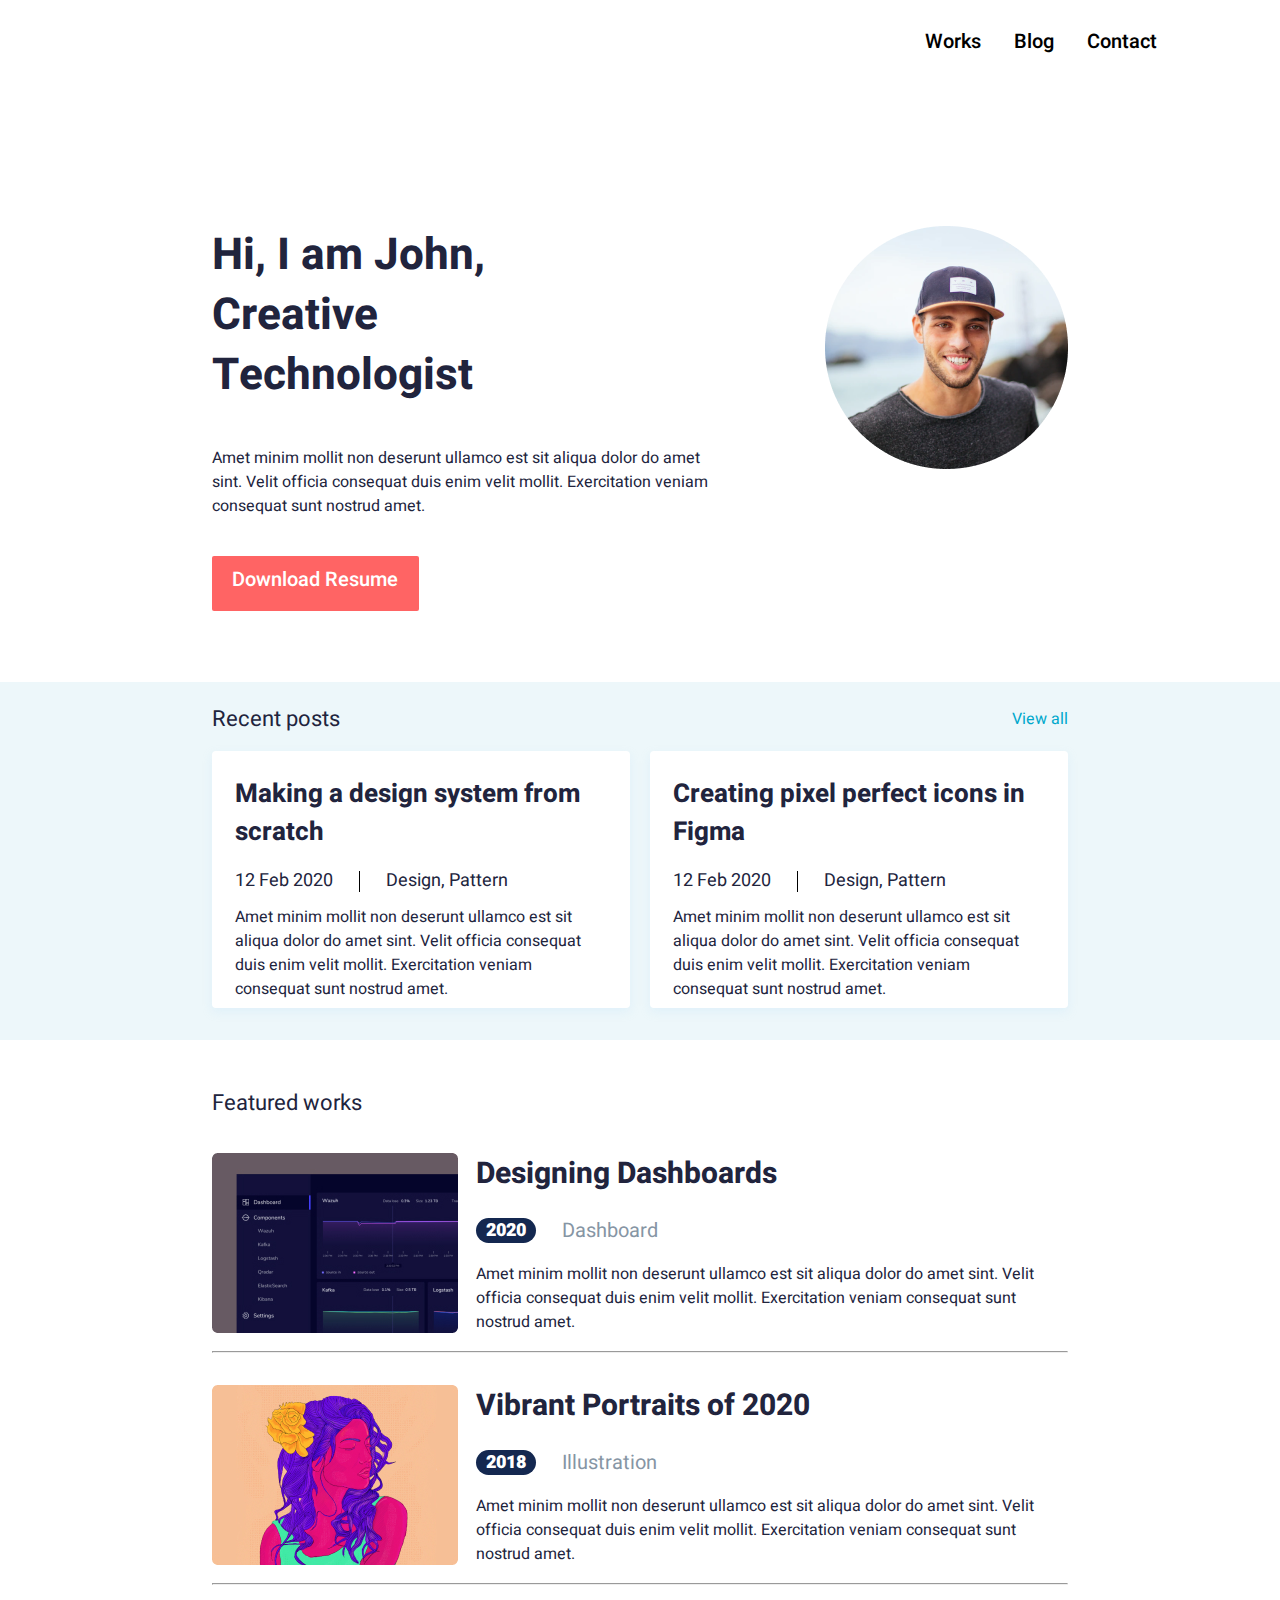
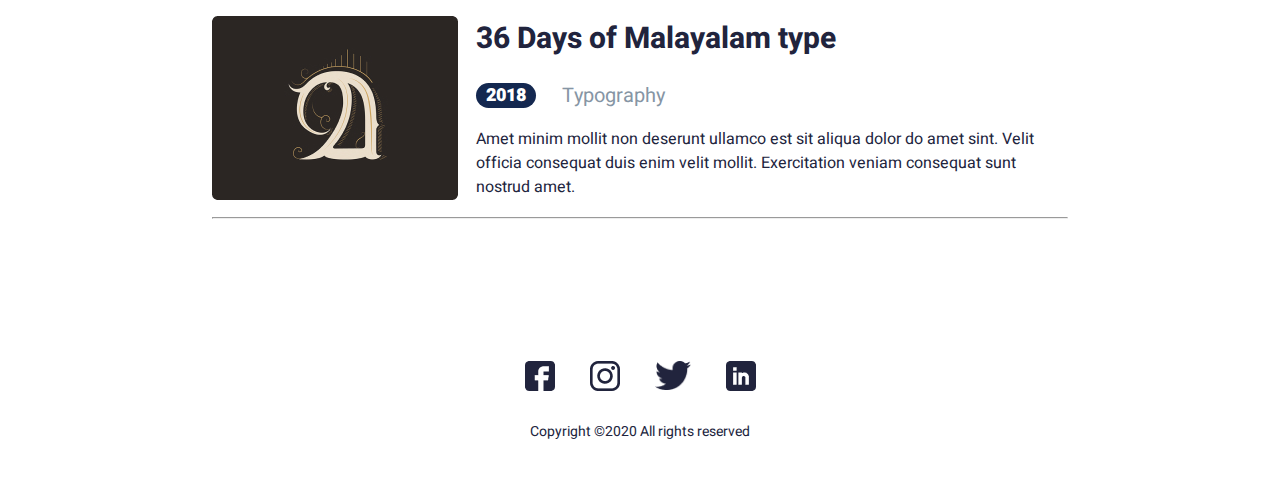
<file: index.html>
<!DOCTYPE html>
<html lang="en">
<head>
  <meta charset="UTF-8">
  <meta http-equiv="X-UA-Compatible" content="IE=edge">
  <meta name="viewport" content="width=device-width, initial-scale=1.0">
  <title>John</title>
  <link rel="stylesheet" href="css/main.css">
</head>
<body>
  <!-- header -->
  <header class="site-header">
    <div class="site-header__container">

      <input class="site-header__menuinput" id="menu" type="checkbox">

      <ul class="site-header__list">

        <li class="site-header__item"><a href="work.html" target="_blank" class="site-header__item-link">Works</a></li>
        <li class="site-header__item"><a href="blog.html" target="_blank" class="site-header__item-link">Blog</a></li>
        <li class="site-header__item"><a href="detail.html" target="_blank" class="site-header__item-link">Contact</a></li>

      </ul>

      <label class="site-header__menulb" for="menu">
          <img class="site-header__menubtn-img" src="img/menu.png" alt="menu" width="30" height="18">
      </label>

    </div>
  </header>

  <!-- main --> 
  <main class="home-main">
    <!--site-hero  -->
    <section class="home-main__hero">

      <div class="home-main__hero-container container">

        <div class="home-main__hero-about">

          <h2 class="home-main__hero-about-heading">Hi, I am John, Creative Technologist</h2> 

          <p class="home-main__hero-about-desc">Amet minim mollit non deserunt ullamco est sit aliqua dolor do amet sint. Velit officia consequat duis enim velit mollit. Exercitation veniam consequat sunt nostrud amet.</p>

          <button class="home-main__hero-about-btn" type="submit">Download Resume</button>
        </div>

        <img class="home-main__hero-img" src="img/John.png" alt="John" width="243" height="243">
      </div>
    </section>

    <!-- Recent -->
    <section class="home-main__recent">

      <div class="home-main__recent-container container">

        <div class="home-main__recent-posts">

          <h2 class="home-main__recent-posts-post">Recent posts</h2>

          <a class="home-main__recent-posts-link" href="#">View all</a>
        </div>

        <ul class="home-main__recent-list">

          <li class="home-main__recent-item">

            <h3 class="home-main__recent-item-heading">Making a design system from scratch</h3>

            <div class="home-main__recent-item-dates">

              <span class="home-main__recent-item-dates-date">12 Feb 2020</span>

              <div class="home-main__recent-item-dates-box"></div>

              <span class="home-main__recent-item-dates-pattern">Design, Pattern</span>
            </div>

            <p class="home-main__recent-item-desc">Amet minim mollit non deserunt ullamco est sit aliqua dolor do amet sint. Velit officia consequat duis enim velit mollit. Exercitation veniam consequat sunt nostrud amet.</p>

          </li>


          <li class="home-main__recent-item">

            <h3 class="home-main__recent-item-heading">Creating pixel perfect icons in Figma</h3>

            <div class="home-main__recent-item-dates">

              <span class="home-main__recent-item-dates-date">12 Feb 2020</span>

              <div class="home-main__recent-item-dates-box"></div>

              <span class="home-main__recent-item-dates-pattern">Design, Pattern</span>
            </div>

            <p class="home-main__recent-item-desc">Amet minim mollit non deserunt ullamco est sit aliqua dolor do amet sint. Velit officia consequat duis enim velit mollit. Exercitation veniam consequat sunt nostrud amet.</p>

          </li>
        </ul>
      </div>
    </section>

    <!-- Featured -->
    <section class="home-main__featured featured">

      <div class="featured__container container">

        <h2 class="featured__heading">Featured works</h2>

        <ul class="featured__list">

          <li class="featured__item">

            <div class="featured-item-wrapper">

              <img class="featured__item-img" src="img/featured1.jpg" alt="featured1.jpg" width="246" height="180">

              <div class="featured__item-about">
  
                <h3 class="featured__item-about-heading">Designing Dashboards</h3>
  
                <div class="featured__item-about-type">
  
                  <span class="featured__item-about-type-year">2020</span>
  
                  <span class="featured__item-about-type-sp">Dashboard</span>
                </div>
  
                <p class="featured__item-about-desc">Amet minim mollit non deserunt ullamco est sit aliqua dolor do amet sint. Velit officia consequat duis enim velit mollit. Exercitation veniam consequat sunt nostrud amet.</p>
              </div>
            </div>

            <hr class="featured__item-hr">
          </li>

          <li class="featured__item">

            <div class="featured-item-wrapper">

              <img class="featured__item-img" src="img/featured2.jpg" alt="featured2.jpg" width="246" height="180">

              <div class="featured__item-about">
  
                <h3 class="featured__item-about-heading">Vibrant Portraits of 2020</h3>
  
                <div class="featured__item-about-type">
  
                  <span class="featured__item-about-type-year">2018</span>
  
                  <span class="featured__item-about-type-sp">Illustration</span>
                </div>
  
                <p class="featured__item-about-desc">Amet minim mollit non deserunt ullamco est sit aliqua dolor do amet sint. Velit officia consequat duis enim velit mollit. Exercitation veniam consequat sunt nostrud amet.</p>
              </div>
            </div>

            <hr class="featured__item-hr">
          </li>

          <li class="featured__item">

            <div class="featured-item-wrapper">

              <img class="featured__item-img" src="img/featured3.jpg" alt="featured3.jpg" width="246" height="180">

              <div class="featured__item-about">
  
                <h3 class="featured__item-about-heading">36 Days of Malayalam type</h3>
  
                <div class="featured__item-about-type">
  
                  <span class="featured__item-about-type-year">2018</span>
  
                  <span class="featured__item-about-type-sp">Typography</span>
                </div>
  
                <p class="featured__item-about-desc">Amet minim mollit non deserunt ullamco est sit aliqua dolor do amet sint. Velit officia consequat duis enim velit mollit. Exercitation veniam consequat sunt nostrud amet.</p>
              </div>
            </div>

            <hr class="featured__item-hr">
          </li>

        </ul>
      </div>
    </section>
  </main>

  <!-- site-footer -->
  <footer class="site-footer">

    <div class="site-footer__container container">
      
      <ul class="site-footer__list">

        <li class="site-footer__item">
          <a class="site-footer__item-link" href="#">
            <img class="site-footer__item-link-img" src="img/fb.png" alt="fb" width="30" height="30">
          </a>
        </li>

        <li class="site-footer__item">
          <a class="site-footer__item-link" href="#">
            <img class="site-footer__item-link-img" src="img/insta.png" alt="insta" width="30" height="30">
          </a>
        </li>

        <li class="site-footer__item">
          <a class="site-footer__item-link" href="#">
            <img class="site-footer__item-link-img" src="img/Group.png" alt="Group" width="36" height="30">
          </a>
        </li>

        <li class="site-footer__item">
          <a class="site-footer__item-link" href="#">
            <img class="site-footer__item-link-img" src="img/Linkedin.png" alt="Linkedin" width="30" height="30">
          </a>
        </li>

      </ul>

      <span class="site-footer__span">Copyright ©2020 All rights reserved</span>
    </div>
  </footer>
</body>
</html>
</file>
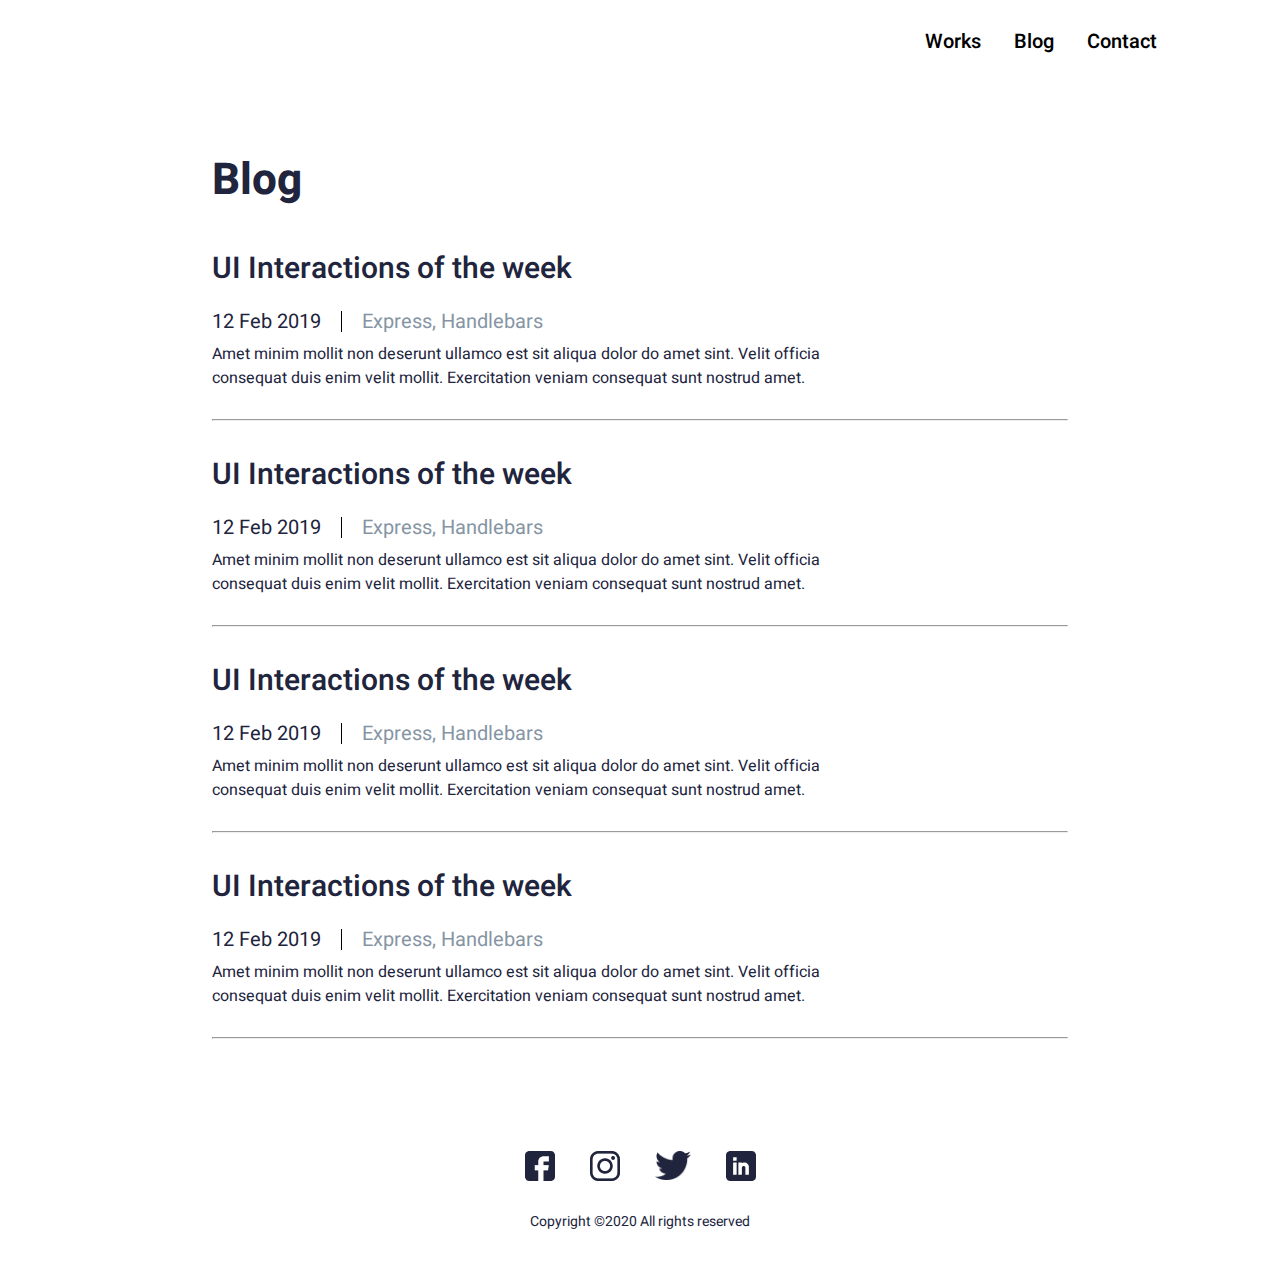
<file: blog.html>
<!DOCTYPE html>
<html lang="en">
<head>
  <meta charset="UTF-8">
  <meta http-equiv="X-UA-Compatible" content="IE=edge">
  <meta name="viewport" content="width=device-width, initial-scale=1.0">
  <title>blog</title>
  <link rel="stylesheet" href="css/main.css">
</head>
<body>
  <!-- header -->
  <header class="site-header">
    <div class="site-header__container">

      <input class="site-header__menuinput" id="menu" type="checkbox">

      <ul class="site-header__list">

        <li class="site-header__item"><a href="work.html" target="_blank" class="site-header__item-link">Works</a></li>
        <li class="site-header__item"><a href="#" target="_blank" class="site-header__item-link">Blog</a></li>
        <li class="site-header__item"><a href="#" target="_blank" class="site-header__item-link">Contact</a></li>

      </ul>

      <label class="site-header__menulb" for="menu">
          <img class="site-header__menubtn-img" src="img/menu.png" alt="menu" width="30" height="18">
      </label>

    </div>
  </header>

  <!-- main --> 
  <main class="blog-main">

    <!-- blog -->
    <section class="blog-main__week week">

        <div class="week__container container">
            <h2 class="week__heading">Blog</h2>
            <ul class="week__list">

                <li class="week__item">
                    
                    <div class="week__item-wrapper">
                        <h3 class="week__item-heading">UI Interactions of the week</h3>

                        <div class="week__item-date">

                            <span class="week__item-date-year">12 Feb 2019</span>
                            
                            <div class="week__item-date-box"></div>
    
                            <span class="week__item-date-sp">Express, Handlebars</span>
                        </div>

                        <p class="week__item-desc">Amet minim mollit non deserunt ullamco est sit aliqua dolor do amet sint. Velit officia consequat duis enim velit mollit. Exercitation veniam consequat sunt nostrud amet.</p>
                    </div>
                    <hr>
                </li>
                
                <li class="week__item">
                    
                    <div class="week__item-wrapper">
                        <h3 class="week__item-heading">UI Interactions of the week</h3>

                        <div class="week__item-date">

                            <span class="week__item-date-year">12 Feb 2019</span>
                            
                            <div class="week__item-date-box"></div>
    
                            <span class="week__item-date-sp">Express, Handlebars</span>
                        </div>

                        <p class="week__item-desc">Amet minim mollit non deserunt ullamco est sit aliqua dolor do amet sint. Velit officia consequat duis enim velit mollit. Exercitation veniam consequat sunt nostrud amet.</p>
                    </div>
                    <hr>
                </li>

                <li class="week__item">
                    
                    <div class="week__item-wrapper">
                        <h3 class="week__item-heading">UI Interactions of the week</h3>

                        <div class="week__item-date">

                            <span class="week__item-date-year">12 Feb 2019</span>
                            
                            <div class="week__item-date-box"></div>
    
                            <span class="week__item-date-sp">Express, Handlebars</span>
                        </div>

                        <p class="week__item-desc">Amet minim mollit non deserunt ullamco est sit aliqua dolor do amet sint. Velit officia consequat duis enim velit mollit. Exercitation veniam consequat sunt nostrud amet.</p>
                    </div>
                    <hr>
                </li>

                <li class="week__item">
                    
                    <div class="week__item-wrapper">
                        <h3 class="week__item-heading">UI Interactions of the week</h3>

                        <div class="week__item-date">

                            <span class="week__item-date-year">12 Feb 2019</span>
                            
                            <div class="week__item-date-box"></div>
    
                            <span class="week__item-date-sp">Express, Handlebars</span>
                        </div>

                        <p class="week__item-desc">Amet minim mollit non deserunt ullamco est sit aliqua dolor do amet sint. Velit officia consequat duis enim velit mollit. Exercitation veniam consequat sunt nostrud amet.</p>
                    </div>
                    <hr>
                </li>

            </ul>
        </div>
    </section>
  </main>

  <!-- site-footer -->
  <footer class="site-footer">

    <div class="site-footer__container container">
      
      <ul class="site-footer__list">

        <li class="site-footer__item">
          <a class="site-footer__item-link" href="#">
            <img class="site-footer__item-link-img" src="img/fb.png" alt="fb" width="30" height="30">
          </a>
        </li>

        <li class="site-footer__item">
          <a class="site-footer__item-link" href="#">
            <img class="site-footer__item-link-img" src="img/insta.png" alt="insta" width="30" height="30">
          </a>
        </li>

        <li class="site-footer__item">
          <a class="site-footer__item-link" href="#">
            <img class="site-footer__item-link-img" src="img/Group.png" alt="Group" width="36" height="30">
          </a>
        </li>

        <li class="site-footer__item">
          <a class="site-footer__item-link" href="#">
            <img class="site-footer__item-link-img" src="img/Linkedin.png" alt="Linkedin" width="30" height="30">
          </a>
        </li>

      </ul>

      <span class="site-footer__span">Copyright ©2020 All rights reserved</span>
    </div>
  </footer>
</body>
</html>
</file>
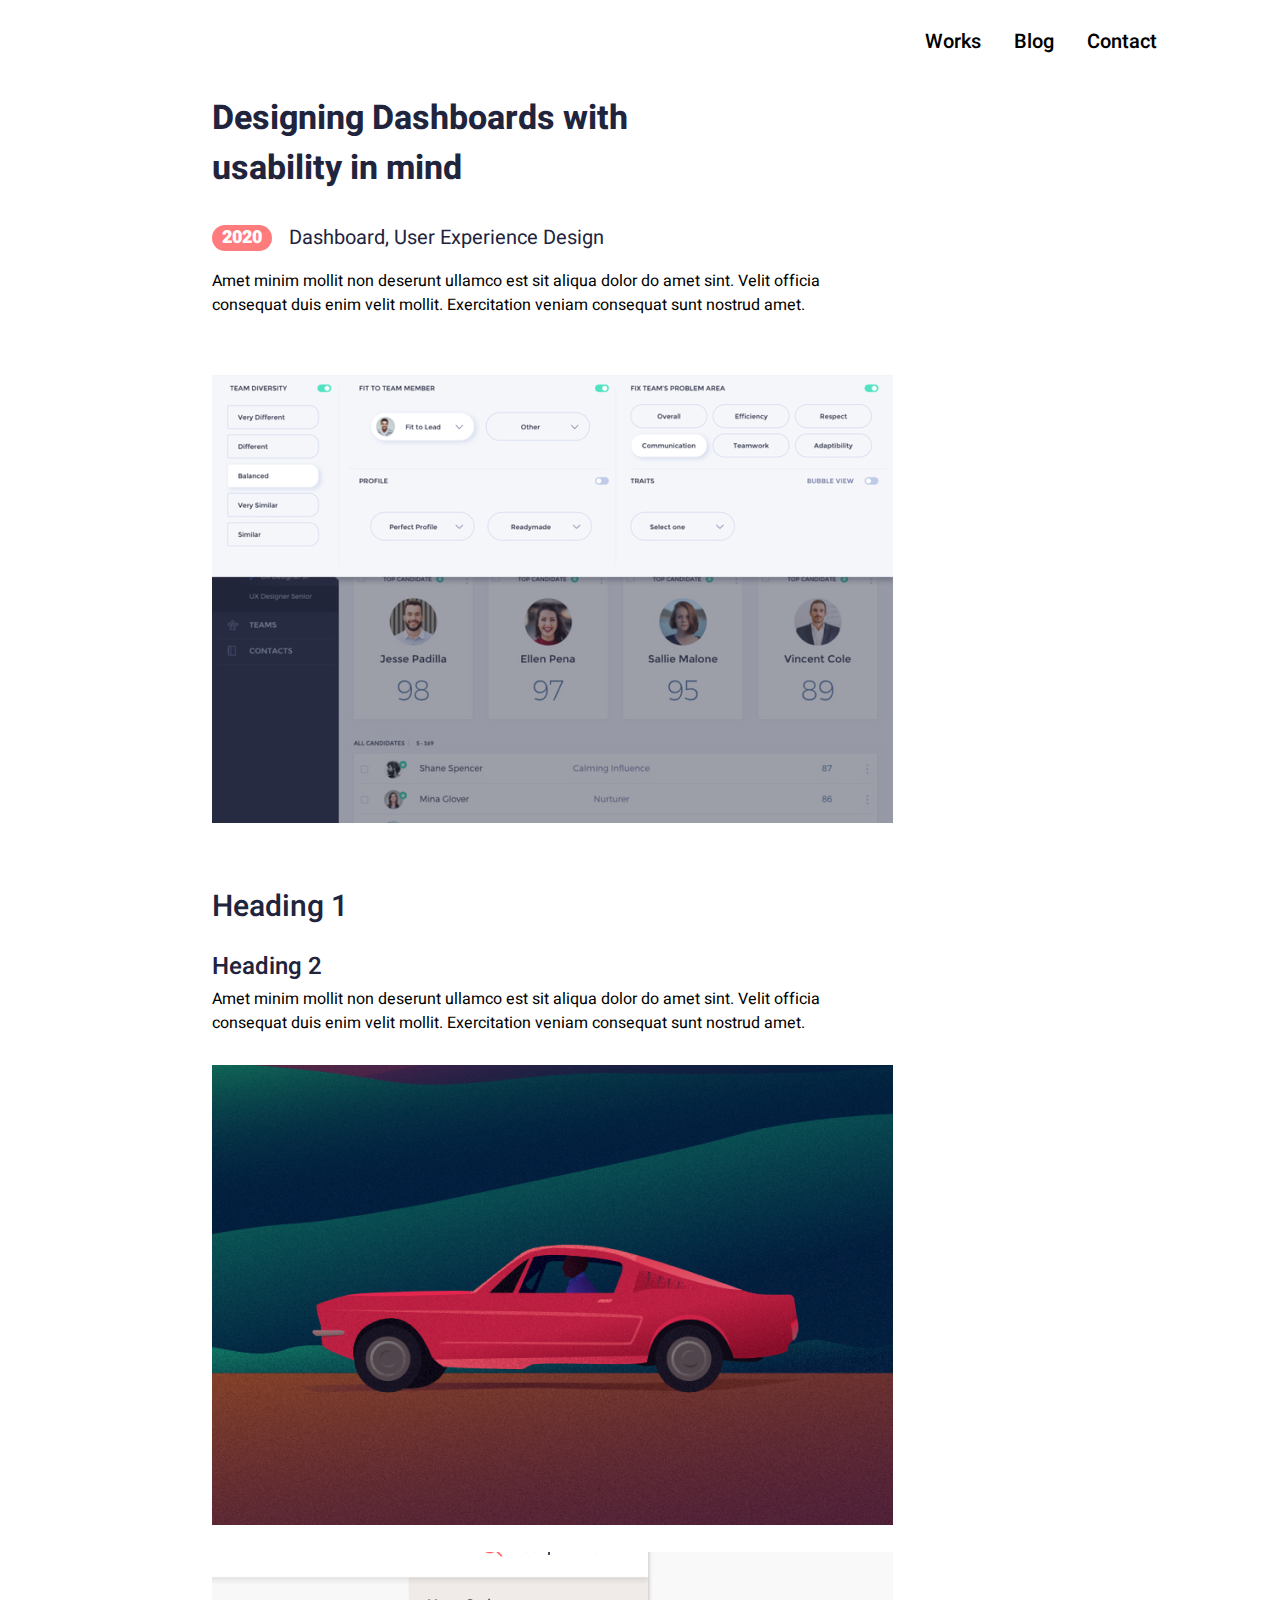
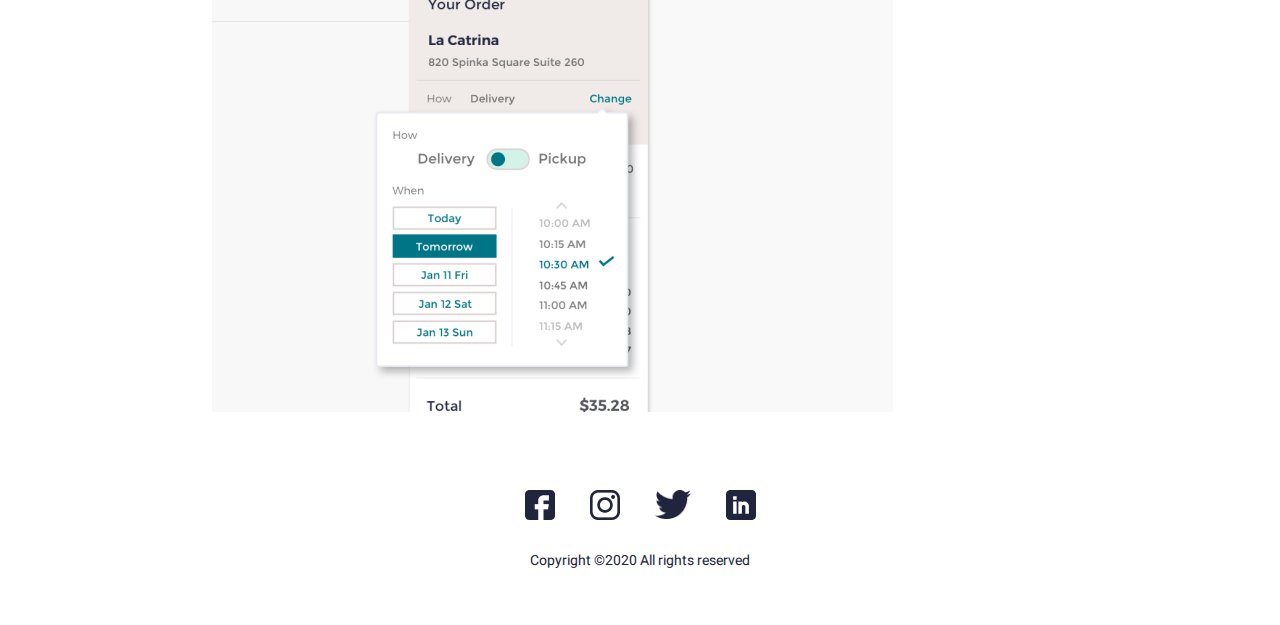
<file: detail.html>
<!DOCTYPE html>
<html lang="en">
<head>
  <meta charset="UTF-8">
  <meta http-equiv="X-UA-Compatible" content="IE=edge">
  <meta name="viewport" content="width=device-width, initial-scale=1.0">
  <title>detail</title>
  <link rel="stylesheet" href="css/main.css">
</head>
<body>
  <!-- header -->
  <header class="site-header">
    <div class="site-header__container">

      <input class="site-header__menuinput" id="menu" type="checkbox">

      <ul class="site-header__list">

        <li class="site-header__item"><a href="work.html" target="_blank" class="site-header__item-link">Works</a></li>
        <li class="site-header__item"><a href="blog.html" target="_blank" class="site-header__item-link">Blog</a></li>
        <li class="site-header__item"><a href="detail.html" target="_blank" class="site-header__item-link">Contact</a></li>

      </ul>

      <label class="site-header__menulb" for="menu">
          <img class="site-header__menubtn-img" src="img/menu.png" alt="menu" width="30" height="18">
      </label>

    </div>
  </header>

  <!-- main --> 
  <main class="detail-main">

    <!-- detail -->
    <section class="detail-main__detail detail">

        <div class="detail__container container">

            <p class="detail__text">Designing Dashboards with usability in mind</p>

            <div class="detail__wrapper">

                <span class="detail__wrapper-year">2020</span>

                <p class="detail__wrapper-text">Dashboard, User Experience Design</p>
            </div>

            <p class="detail__desc">Amet minim mollit non deserunt ullamco est sit aliqua dolor do amet sint. Velit officia consequat duis enim velit mollit. Exercitation veniam consequat sunt nostrud amet.</p>

            <img class="detail__img1" src="img/detail1.jpg" alt="detail1" width="681" height="460">

            <h1 class="detail__heading1">Heading 1</h1>

            <h2 class="detail__heading2">Heading 2</h2>

            <p class="detail__desc2">Amet minim mollit non deserunt ullamco est sit aliqua dolor do amet sint. Velit officia consequat duis enim velit mollit. Exercitation veniam consequat sunt nostrud amet.</p>

            <img class="detail__img2" src="img/detail2.jpg" alt="detail2" width="681" height="460">

            <img class="detail__img3" src="img/detail3.png" alt="detail3" width="681" height="460">
        </div>
    </section>
  </main>

  <!-- site-footer -->
  <footer class="site-footer">

    <div class="site-footer__container container">
      
      <ul class="site-footer__list">

        <li class="site-footer__item">
          <a class="site-footer__item-link" href="#">
            <img class="site-footer__item-link-img" src="img/fb.png" alt="fb" width="30" height="30">
          </a>
        </li>

        <li class="site-footer__item">
          <a class="site-footer__item-link" href="#">
            <img class="site-footer__item-link-img" src="img/insta.png" alt="insta" width="30" height="30">
          </a>
        </li>

        <li class="site-footer__item">
          <a class="site-footer__item-link" href="#">
            <img class="site-footer__item-link-img" src="img/Group.png" alt="Group" width="36" height="30">
          </a>
        </li>

        <li class="site-footer__item">
          <a class="site-footer__item-link" href="#">
            <img class="site-footer__item-link-img" src="img/Linkedin.png" alt="Linkedin" width="30" height="30">
          </a>
        </li>

      </ul>

      <span class="site-footer__span">Copyright ©2020 All rights reserved</span>
    </div>
  </footer>
</body>
</html>
</file>
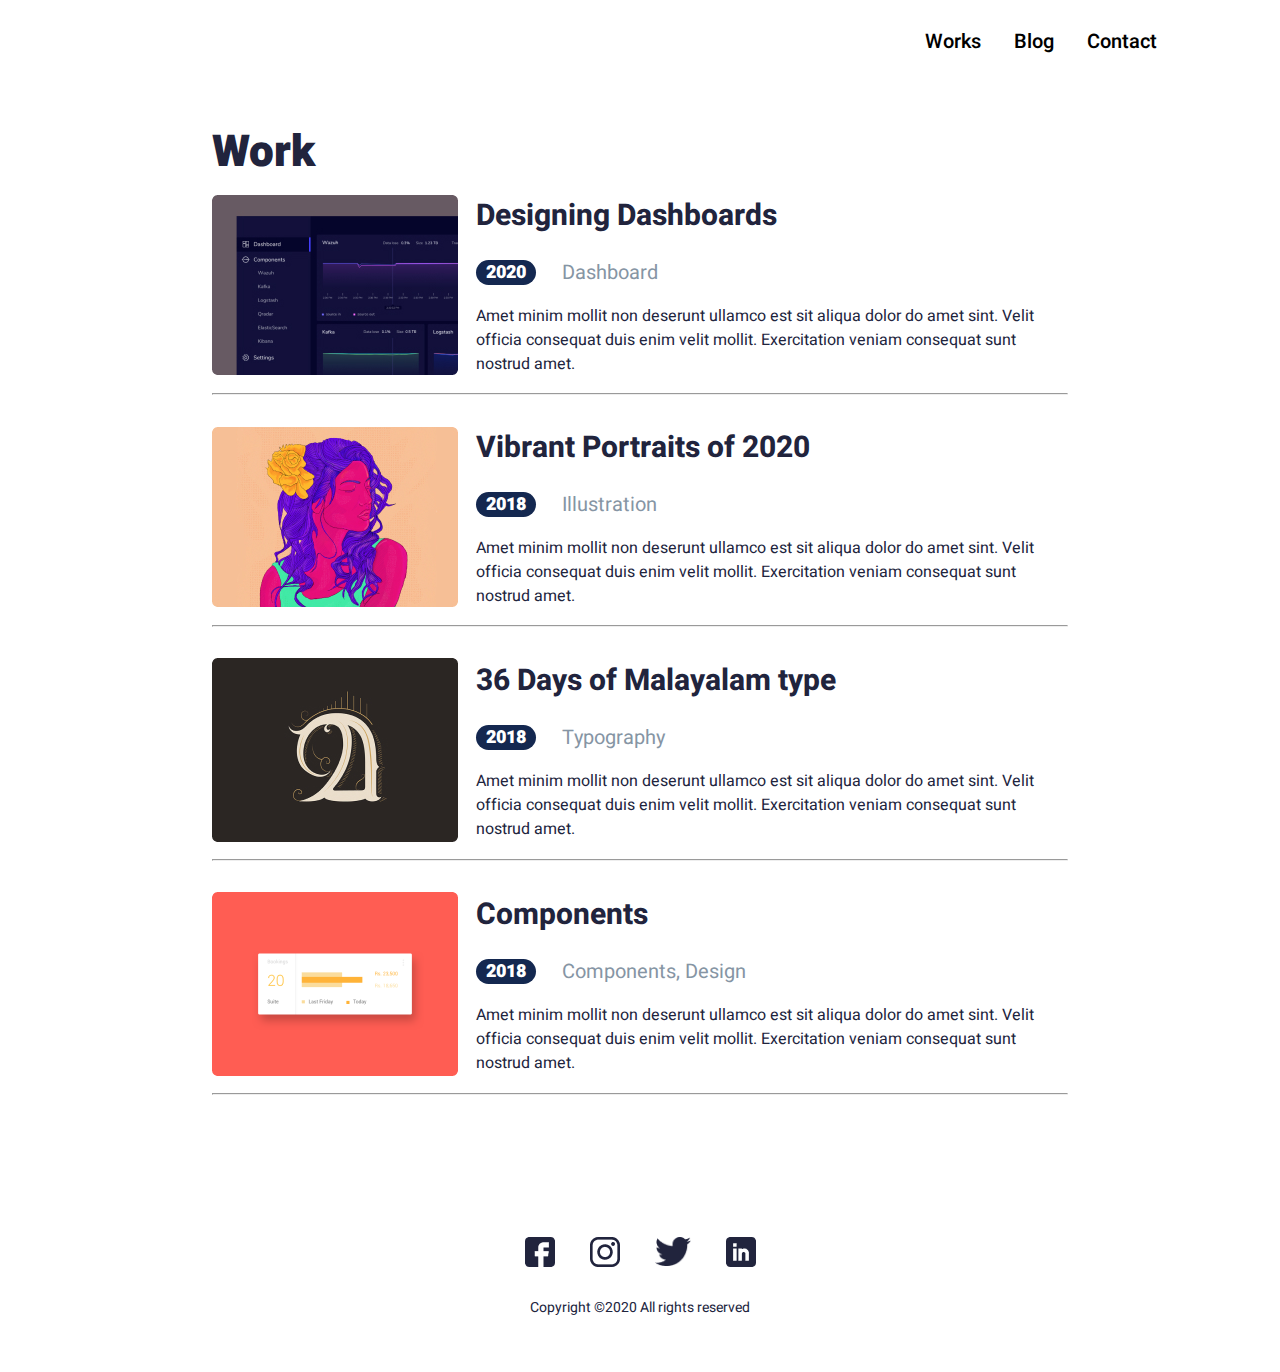
<file: work.html>
<!DOCTYPE html>
<html lang="en">
<head>
  <meta charset="UTF-8">
  <meta http-equiv="X-UA-Compatible" content="IE=edge">
  <meta name="viewport" content="width=device-width, initial-scale=1.0">
  <title>work</title>
  <link rel="stylesheet" href="css/main.css">
</head>
<body>
  <!-- header -->
  <header class="site-header">
    <div class="site-header__container">

      <input class="site-header__menuinput" id="menu" type="checkbox">

      <ul class="site-header__list">

        <li class="site-header__item"><a href="work.html" target="_blank" class="site-header__item-link">Works</a></li>
        <li class="site-header__item"><a href="blog.html" target="_blank" class="site-header__item-link">Blog</a></li>
        <li class="site-header__item"><a href="detail.html" target="_blank" class="site-header__item-link">Contact</a></li>

      </ul>

      <label class="site-header__menulb" for="menu">
          <img class="site-header__menubtn-img" src="img/menu.png" alt="menu" width="30" height="18">
      </label>

    </div>
  </header>

  <!-- main --> 
  <main class="work-main">

    <!-- Featured -->
    <section class="work-main__featured featured">

      <div class="featured__container container">

        <h2 class="featured__heading--work">Work</h2>

        <ul class="featured__list">

          <li class="featured__item">

            <div class="featured-item-wrapper">

              <img class="featured__item-img" src="img/featured1.jpg" alt="featured1.jpg" width="246" height="180">

              <div class="featured__item-about">
  
                <h3 class="featured__item-about-heading">Designing Dashboards</h3>
  
                <div class="featured__item-about-type">
  
                  <span class="featured__item-about-type-year">2020</span>
  
                  <span class="featured__item-about-type-sp">Dashboard</span>
                </div>
  
                <p class="featured__item-about-desc">Amet minim mollit non deserunt ullamco est sit aliqua dolor do amet sint. Velit officia consequat duis enim velit mollit. Exercitation veniam consequat sunt nostrud amet.</p>
              </div>
            </div>

            <hr class="featured__item-hr">
          </li>

          <li class="featured__item">

            <div class="featured-item-wrapper">

              <img class="featured__item-img" src="img/featured2.jpg" alt="featured2.jpg" width="246" height="180">

              <div class="featured__item-about">
  
                <h3 class="featured__item-about-heading">Vibrant Portraits of 2020</h3>
  
                <div class="featured__item-about-type">
  
                  <span class="featured__item-about-type-year">2018</span>
  
                  <span class="featured__item-about-type-sp">Illustration</span>
                </div>
  
                <p class="featured__item-about-desc">Amet minim mollit non deserunt ullamco est sit aliqua dolor do amet sint. Velit officia consequat duis enim velit mollit. Exercitation veniam consequat sunt nostrud amet.</p>
              </div>
            </div>

            <hr class="featured__item-hr">
          </li>

          <li class="featured__item">

            <div class="featured-item-wrapper">

              <img class="featured__item-img" src="img/featured3.jpg" alt="featured3.jpg" width="246" height="180">

              <div class="featured__item-about">
  
                <h3 class="featured__item-about-heading">36 Days of Malayalam type</h3>
  
                <div class="featured__item-about-type">
  
                  <span class="featured__item-about-type-year">2018</span>
  
                  <span class="featured__item-about-type-sp">Typography</span>
                </div>
  
                <p class="featured__item-about-desc">Amet minim mollit non deserunt ullamco est sit aliqua dolor do amet sint. Velit officia consequat duis enim velit mollit. Exercitation veniam consequat sunt nostrud amet.</p>
              </div>
            </div>

            <hr class="featured__item-hr">
          </li>

          <li class="featured__item">

            <div class="featured-item-wrapper">

              <img class="featured__item-img" src="img/work.png" alt="work.jpg" width="246" height="180">

              <div class="featured__item-about">
  
                <h3 class="featured__item-about-heading">Components</h3>
  
                <div class="featured__item-about-type">
  
                  <span class="featured__item-about-type-year">2018</span>
  
                  <span class="featured__item-about-type-sp">Components, Design</span>
                </div>
  
                <p class="featured__item-about-desc">Amet minim mollit non deserunt ullamco est sit aliqua dolor do amet sint. Velit officia consequat duis enim velit mollit. Exercitation veniam consequat sunt nostrud amet.</p>
              </div>
            </div>

            <hr class="featured__item-hr">
          </li>

        </ul>
      </div>
    </section>
  </main>

  <!-- site-footer -->
  <footer class="site-footer">

    <div class="site-footer__container container">
      
      <ul class="site-footer__list">

        <li class="site-footer__item">
          <a class="site-footer__item-link" href="#">
            <img class="site-footer__item-link-img" src="img/fb.png" alt="fb" width="30" height="30">
          </a>
        </li>

        <li class="site-footer__item">
          <a class="site-footer__item-link" href="#">
            <img class="site-footer__item-link-img" src="img/insta.png" alt="insta" width="30" height="30">
          </a>
        </li>

        <li class="site-footer__item">
          <a class="site-footer__item-link" href="#">
            <img class="site-footer__item-link-img" src="img/Group.png" alt="Group" width="36" height="30">
          </a>
        </li>

        <li class="site-footer__item">
          <a class="site-footer__item-link" href="#">
            <img class="site-footer__item-link-img" src="img/Linkedin.png" alt="Linkedin" width="30" height="30">
          </a>
        </li>

      </ul>

      <span class="site-footer__span">Copyright ©2020 All rights reserved</span>
    </div>
  </footer>
</body>
</html>
</file>
<file: css/main.css>
/*! normalize.css v8.0.1 | MIT License | github.com/necolas/normalize.css */
/* Document
   ========================================================================== */
/**
 * 1. Correct the line height in all browsers.
 * 2. Prevent adjustments of font size after orientation changes in iOS.
 */
html {
  line-height: 1.15;
  /* 1 */
  -webkit-text-size-adjust: 100%;
  /* 2 */
}

/* Sections
   ========================================================================== */
/**
 * Remove the margin in all browsers.
 */
body {
  margin: 0;
}

/**
 * Render the `main` element consistently in IE.
 */
main {
  display: block;
}

/**
 * Correct the font size and margin on `h1` elements within `section` and
 * `article` contexts in Chrome, Firefox, and Safari.
 */
h1 {
  font-size: 2em;
  margin: 0.67em 0;
}

/* Grouping content
   ========================================================================== */
/**
 * 1. Add the correct box sizing in Firefox.
 * 2. Show the overflow in Edge and IE.
 */
hr {
  -webkit-box-sizing: content-box;
          box-sizing: content-box;
  /* 1 */
  height: 0;
  /* 1 */
  overflow: visible;
  /* 2 */
}

/**
 * 1. Correct the inheritance and scaling of font size in all browsers.
 * 2. Correct the odd `em` font sizing in all browsers.
 */
pre {
  font-family: monospace, monospace;
  /* 1 */
  font-size: 1em;
  /* 2 */
}

/* Text-level semantics
   ========================================================================== */
/**
 * Remove the gray background on active links in IE 10.
 */
a {
  background-color: transparent;
}

/**
 * 1. Remove the bottom border in Chrome 57-
 * 2. Add the correct text decoration in Chrome, Edge, IE, Opera, and Safari.
 */
abbr[title] {
  border-bottom: none;
  /* 1 */
  text-decoration: underline;
  /* 2 */
  -webkit-text-decoration: underline dotted;
          text-decoration: underline dotted;
  /* 2 */
}

/**
 * Add the correct font weight in Chrome, Edge, and Safari.
 */
b,
strong {
  font-weight: bolder;
}

/**
 * 1. Correct the inheritance and scaling of font size in all browsers.
 * 2. Correct the odd `em` font sizing in all browsers.
 */
code,
kbd,
samp {
  font-family: monospace, monospace;
  /* 1 */
  font-size: 1em;
  /* 2 */
}

/**
 * Add the correct font size in all browsers.
 */
small {
  font-size: 80%;
}

/**
 * Prevent `sub` and `sup` elements from affecting the line height in
 * all browsers.
 */
sub,
sup {
  font-size: 75%;
  line-height: 0;
  position: relative;
  vertical-align: baseline;
}

sub {
  bottom: -0.25em;
}

sup {
  top: -0.5em;
}

/* Embedded content
   ========================================================================== */
/**
 * Remove the border on images inside links in IE 10.
 */
img {
  border-style: none;
}

/* Forms
   ========================================================================== */
/**
 * 1. Change the font styles in all browsers.
 * 2. Remove the margin in Firefox and Safari.
 */
button,
input,
optgroup,
select,
textarea {
  font-family: inherit;
  /* 1 */
  font-size: 100%;
  /* 1 */
  line-height: 1.15;
  /* 1 */
  margin: 0;
  /* 2 */
}

/**
 * Show the overflow in IE.
 * 1. Show the overflow in Edge.
 */
button,
input {
  /* 1 */
  overflow: visible;
}

/**
 * Remove the inheritance of text transform in Edge, Firefox, and IE.
 * 1. Remove the inheritance of text transform in Firefox.
 */
button,
select {
  /* 1 */
  text-transform: none;
}

/**
 * Correct the inability to style clickable types in iOS and Safari.
 */
button,
[type="button"],
[type="reset"],
[type="submit"] {
  -webkit-appearance: button;
}

/**
 * Remove the inner border and padding in Firefox.
 */
button::-moz-focus-inner,
[type="button"]::-moz-focus-inner,
[type="reset"]::-moz-focus-inner,
[type="submit"]::-moz-focus-inner {
  border-style: none;
  padding: 0;
}

/**
 * Restore the focus styles unset by the previous rule.
 */
button:-moz-focusring,
[type="button"]:-moz-focusring,
[type="reset"]:-moz-focusring,
[type="submit"]:-moz-focusring {
  outline: 1px dotted ButtonText;
}

/**
 * Correct the padding in Firefox.
 */
fieldset {
  padding: 0.35em 0.75em 0.625em;
}

/**
 * 1. Correct the text wrapping in Edge and IE.
 * 2. Correct the color inheritance from `fieldset` elements in IE.
 * 3. Remove the padding so developers are not caught out when they zero out
 *    `fieldset` elements in all browsers.
 */
legend {
  -webkit-box-sizing: border-box;
          box-sizing: border-box;
  /* 1 */
  color: inherit;
  /* 2 */
  display: table;
  /* 1 */
  max-width: 100%;
  /* 1 */
  padding: 0;
  /* 3 */
  white-space: normal;
  /* 1 */
}

/**
 * Add the correct vertical alignment in Chrome, Firefox, and Opera.
 */
progress {
  vertical-align: baseline;
}

/**
 * Remove the default vertical scrollbar in IE 10+.
 */
textarea {
  overflow: auto;
}

/**
 * 1. Add the correct box sizing in IE 10.
 * 2. Remove the padding in IE 10.
 */
[type="checkbox"],
[type="radio"] {
  -webkit-box-sizing: border-box;
          box-sizing: border-box;
  /* 1 */
  padding: 0;
  /* 2 */
}

/**
 * Correct the cursor style of increment and decrement buttons in Chrome.
 */
[type="number"]::-webkit-inner-spin-button,
[type="number"]::-webkit-outer-spin-button {
  height: auto;
}

/**
 * 1. Correct the odd appearance in Chrome and Safari.
 * 2. Correct the outline style in Safari.
 */
[type="search"] {
  -webkit-appearance: textfield;
  /* 1 */
  outline-offset: -2px;
  /* 2 */
}

/**
 * Remove the inner padding in Chrome and Safari on macOS.
 */
[type="search"]::-webkit-search-decoration {
  -webkit-appearance: none;
}

/**
 * 1. Correct the inability to style clickable types in iOS and Safari.
 * 2. Change font properties to `inherit` in Safari.
 */
::-webkit-file-upload-button {
  -webkit-appearance: button;
  /* 1 */
  font: inherit;
  /* 2 */
}

/* Interactive
   ========================================================================== */
/*
 * Add the correct display in Edge, IE 10+, and Firefox.
 */
details {
  display: block;
}

/*
 * Add the correct display in all browsers.
 */
summary {
  display: list-item;
}

/* Misc
   ========================================================================== */
/**
 * Add the correct display in IE 10+.
 */
template {
  display: none;
}

/**
 * Add the correct display in IE 10.
 */
[hidden] {
  display: none;
}

/* FONTS */
@font-face {
  font-family: 'Heebo';
  src: url("../fonts/Heebo-Bold.woff2") format("woff2"), url("../fonts/Heebo-Bold.woff") format("woff");
  font-weight: bold;
  font-style: normal;
  font-display: swap;
}

@font-face {
  font-family: 'Heebo';
  src: url("../fonts/Heebo-Medium.woff2") format("woff2"), url("../fonts/Heebo-Medium.woff") format("woff");
  font-weight: 500;
  font-style: normal;
  font-display: swap;
}

@font-face {
  font-family: 'Heebo';
  src: url("../fonts/Heebo-Black.woff2") format("woff2"), url("../fonts/Heebo-Black.woff") format("woff");
  font-weight: 900;
  font-style: normal;
  font-display: swap;
}

@font-face {
  font-family: 'Heebo';
  src: url("../fonts/Heebo-Regular.woff2") format("woff2"), url("../fonts/Heebo-Regular.woff") format("woff");
  font-weight: normal;
  font-style: normal;
  font-display: swap;
}

/* GENERAL */
html {
  -webkit-box-sizing: border-box;
          box-sizing: border-box;
  height: 100%;
  scroll-behavior: smooth;
}

*,
*::before,
*::after {
  -webkit-box-sizing: inherit;
          box-sizing: inherit;
}

body {
  display: -webkit-box;
  display: -ms-flexbox;
  display: flex;
  -webkit-box-orient: vertical;
  -webkit-box-direction: normal;
      -ms-flex-direction: column;
          flex-direction: column;
  height: 100%;
  padding: 0;
  margin: 0;
  overflow-x: hidden;
  font-family: "Arial", sans-serif;
  background-color: #fff;
}

img {
  max-width: 100%;
  height: auto;
}

/*CONTAINER*/
.container {
  width: 100%;
  max-width: 896px;
  margin: 0 auto;
  padding-left: 20px;
  padding-right: 20px;
}

/* VISUALLY-HIDDEN */
.visually-hidden {
  position: absolute;
  width: 1px;
  height: 1px;
  margin: -1px;
  border: 0;
  padding: 0;
  clip: rect(0 0 0 0);
  overflow: hidden;
}

.site-header {
  padding-top: 27px;
  padding-bottom: 27px;
  position: relative;
}

.site-header__container {
  display: -webkit-box;
  display: -ms-flexbox;
  display: flex;
  -webkit-box-pack: end;
      -ms-flex-pack: end;
          justify-content: flex-end;
  max-width: 1074px;
  width: 100%;
  margin: 0 auto;
  padding-left: 20px;
  padding-right: 20px;
}

.site-header__list {
  margin: 0;
  padding: 0;
  list-style: none;
  display: -webkit-box;
  display: -ms-flexbox;
  display: flex;
  -webkit-box-pack: end;
      -ms-flex-pack: end;
          justify-content: flex-end;
  -webkit-box-align: center;
      -ms-flex-align: center;
          align-items: center;
  width: 100%;
  gap: 33px;
  text-align: right;
}

.site-header__item-link {
  margin: 0;
  padding: 0;
  display: inline-block;
  font-family: 'Heebo';
  font-weight: 500;
  font-size: 20px;
  line-height: 29px;
  text-decoration: none;
  color: #000000;
}

.site-header__menulb {
  display: none;
}

.site-header__menuinput {
  display: none;
}

.site-header__menubtn-img {
  display: block;
}

@media only screen and (max-width: 410px) {
  .site-header__list {
    position: absolute;
    top: 100%;
    right: 0;
    display: -webkit-box;
    display: -ms-flexbox;
    display: flex;
    -webkit-box-orient: vertical;
    -webkit-box-direction: normal;
        -ms-flex-direction: column;
            flex-direction: column;
    -webkit-box-align: start;
        -ms-flex-align: start;
            align-items: flex-start;
    width: 120px;
    gap: 10px;
    background-color: #E5E5E5;
  }
  .site-header__list {
    display: none;
  }
  .site-header__menuinput:checked ~ .site-header__list {
    display: block;
  }
  .site-header__item {
    padding-left: 10px;
    text-align: left;
  }
  .site-header__menulb {
    display: block;
  }
}

.home-main__hero {
  padding-top: 143px;
  padding-bottom: 71px;
}

.home-main__hero-container {
  display: -webkit-box;
  display: -ms-flexbox;
  display: flex;
  -webkit-box-align: stretch;
      -ms-flex-align: stretch;
          align-items: stretch;
  -webkit-box-pack: justify;
      -ms-flex-pack: justify;
          justify-content: space-between;
  gap: 30px;
}

.home-main__hero-about {
  max-width: 506px;
  width: 100%;
}

.home-main__hero-about-heading {
  margin: 0;
  padding: 0;
  max-width: 430px;
  width: 100%;
  font-family: 'Heebo';
  font-weight: 700;
  font-size: 44px;
  line-height: 60px;
  color: #21243D;
}

.home-main__hero-about-desc {
  margin: 40px 0 0 0;
  padding: 0;
  max-width: 497px;
  width: 100%;
  font-family: 'Heebo';
  font-weight: 400;
  font-size: 16px;
  line-height: 24px;
  color: #21243D;
}

.home-main__hero-about-btn {
  margin: 38px 0 0 0;
  padding: 0;
  padding: 9px 21px 17px 20px;
  font-family: 'Heebo';
  font-weight: 500;
  font-size: 20px;
  line-height: 29px;
  background: #FF6464;
  border: none;
  border-radius: 2px;
  color: #FFFFFF;
}

.home-main__hero-img {
  display: block;
  width: 243px;
  height: 243px;
}

@media only screen and (max-width: 750px) {
  .home-main__hero {
    padding-top: 110px;
    padding-bottom: 71px;
  }
  .home-main__hero-about-heading {
    max-width: 360px;
    width: 100%;
    font-size: 36px;
    line-height: 45px;
  }
  .home-main__hero-about-desc {
    max-width: 400px;
    width: 100%;
  }
}

@media only screen and (max-width: 650px) {
  .home-main__hero {
    padding-top: 85px;
    padding-bottom: 71px;
  }
  .home-main__hero-container {
    -webkit-box-orient: vertical;
    -webkit-box-direction: reverse;
        -ms-flex-direction: column-reverse;
            flex-direction: column-reverse;
    -webkit-box-align: center;
        -ms-flex-align: center;
            align-items: center;
  }
  .home-main__hero-about {
    display: -webkit-box;
    display: -ms-flexbox;
    display: flex;
    -webkit-box-orient: vertical;
    -webkit-box-direction: normal;
        -ms-flex-direction: column;
            flex-direction: column;
    -webkit-box-align: center;
        -ms-flex-align: center;
            align-items: center;
  }
  .home-main__hero-about-heading {
    max-width: 506px;
    width: 100%;
    font-size: 34px;
    line-height: 45px;
    text-align: center;
  }
  .home-main__hero-about-desc {
    max-width: 506px;
    width: 100%;
    text-align: center;
  }
}

@media only screen and (max-width: 500px) {
  .home-main__hero {
    padding-top: 50px;
    padding-bottom: 58px;
  }
}

@media only screen and (max-width: 410px) {
  .home-main__hero {
    padding-top: 33px;
  }
  .home-main__hero-about-heading {
    font-size: 32px;
    line-height: 40px;
  }
}

.home-main__recent {
  background-color: #EDF7FA;
  padding-top: 7px;
  padding-bottom: 32px;
}

.home-main__recent-posts {
  display: -webkit-box;
  display: -ms-flexbox;
  display: flex;
  -webkit-box-pack: justify;
      -ms-flex-pack: justify;
          justify-content: space-between;
  -webkit-box-align: center;
      -ms-flex-align: center;
          align-items: center;
}

.home-main__recent-posts-post {
  margin: 0;
  padding: 0;
  font-family: 'Heebo';
  font-weight: 400;
  font-size: 22px;
  line-height: 60px;
  color: #21243D;
}

.home-main__recent-posts-link {
  margin: 0;
  padding: 0;
  display: inline-block;
  font-family: 'Heebo';
  font-weight: 400;
  font-size: 16px;
  line-height: 24px;
  text-decoration: none;
  color: #00A8CC;
}

.home-main__recent-list {
  margin: 0;
  padding: 0;
  list-style: none;
  display: -webkit-box;
  display: -ms-flexbox;
  display: flex;
  -webkit-box-pack: justify;
      -ms-flex-pack: justify;
          justify-content: space-between;
  -webkit-box-align: center;
      -ms-flex-align: center;
          align-items: center;
  margin-top: 2px;
  gap: 10px;
  -ms-flex-wrap: wrap;
      flex-wrap: wrap;
}

.home-main__recent-item {
  max-width: 418px;
  width: 100%;
  padding: 24px 21px 7px 23px;
  background: #FFFFFF;
  -webkit-box-shadow: 0px 4px 10px rgba(187, 225, 250, 0.25);
          box-shadow: 0px 4px 10px rgba(187, 225, 250, 0.25);
  border-radius: 4px;
}

.home-main__recent-item-heading {
  margin: 0;
  padding: 0;
  font-family: 'Heebo';
  font-weight: 700;
  font-size: 26px;
  line-height: 38px;
  color: #21243D;
}

.home-main__recent-item-dates {
  display: -webkit-box;
  display: -ms-flexbox;
  display: flex;
  -webkit-box-align: center;
      -ms-flex-align: center;
          align-items: center;
  gap: 26px;
  margin-top: 17px;
}

.home-main__recent-item-dates-date {
  font-family: 'Heebo';
  font-weight: 400;
  font-size: 18px;
  line-height: 26px;
  color: #21243D;
}

.home-main__recent-item-dates-box {
  width: 1px;
  height: 21px;
  background-color: #000000;
}

.home-main__recent-item-dates-pattern {
  font-family: 'Heebo';
  font-weight: 400;
  font-size: 18px;
  line-height: 26px;
  color: #21243D;
}

.home-main__recent-item-desc {
  margin: 11px 0 0 0;
  padding: 0;
  font-family: 'Heebo';
  font-weight: 400;
  font-size: 16px;
  line-height: 24px;
  color: #21243D;
}

@media only screen and (max-width: 886px) {
  .home-main__recent-list {
    -webkit-box-orient: vertical;
    -webkit-box-direction: normal;
        -ms-flex-direction: column;
            flex-direction: column;
  }
}

@media only screen and (max-width: 470px) {
  .home-main__recent-item-heading {
    font-size: 22px;
    line-height: 30px;
  }
  .home-main__recent-item-dates {
    gap: 8px;
  }
  .home-main__recent-item-dates-date {
    font-size: 16px;
    line-height: 24px;
  }
  .home-main__recent-item-dates-box {
    width: 1px;
    height: 21px;
    background-color: #000000;
  }
  .home-main__recent-item-dates-pattern {
    font-size: 16px;
    line-height: 24px;
  }
}

@media only screen and (max-width: 300px) {
  .home-main__recent {
    background-color: #EDF7FA;
    padding-top: 7px;
    padding-bottom: 38px;
  }
  .home-main__recent-item {
    padding: 12px 8px 22px 19px;
  }
  .home-main__recent-item-dates {
    gap: 8px;
  }
  .home-main__recent-item-dates-date {
    font-size: 13px;
    line-height: 18px;
  }
  .home-main__recent-item-dates-pattern {
    font-size: 13px;
    line-height: 18px;
  }
  .home-main__recent-item-desc {
    font-size: 14px;
    line-height: 20px;
  }
}

.featured__heading--work {
  margin: 25px 0 0 0;
  padding: 0;
  font-family: 'Heebo';
  font-weight: 900;
  font-size: 44px;
  line-height: 60px;
  color: #21243D;
}

@media only screen and (max-width: 620px) {
  .featured__heading--work {
    font-size: 38px;
    line-height: 60px;
  }
}

.week {
  padding-top: 31px;
  padding-bottom: 53px;
}

.week__heading {
  font-family: 'Heebo';
  font-weight: 700;
  font-size: 44px;
  line-height: 60px;
  color: #21243D;
}

.week__list {
  margin: 0;
  padding: 0;
  list-style: none;
}

.week__item:not(:last-child) {
  margin-bottom: 32px;
}

.week__item-heading {
  margin: 0;
  padding: 0;
  font-family: 'Heebo';
  font-weight: 500;
  font-size: 30px;
  line-height: 44px;
  color: #21243D;
}

.week__item-date {
  display: -webkit-box;
  display: -ms-flexbox;
  display: flex;
  -webkit-box-align: center;
      -ms-flex-align: center;
          align-items: center;
  gap: 20px;
  margin-top: 16px;
}

.week__item-date-year {
  font-family: 'Heebo';
  font-weight: 400;
  font-size: 20px;
  line-height: 29px;
  color: #21243D;
}

.week__item-date-box {
  height: 21px;
  width: 1px;
  background-color: #000000;
}

.week__item-date-sp {
  font-family: 'Heebo';
  font-weight: 400;
  font-size: 20px;
  line-height: 29px;
  color: #8695A4;
}

.week__item-desc {
  max-width: 682px;
  width: 100%;
  margin: 6px 0 29px 0;
  padding: 0;
  font-family: 'Heebo';
  font-weight: 400;
  font-size: 16px;
  line-height: 24px;
  color: #21243D;
}

@media only screen and (max-width: 620px) {
  .week__heading {
    font-size: 37px;
  }
  .week__item-heading {
    font-size: 28px;
  }
  .week__item-date-year {
    font-size: 18px;
    line-height: 27px;
  }
  .week__item-date-sp {
    font-size: 18px;
    line-height: 27px;
  }
}

@media only screen and (max-width: 375px) {
  .week__heading {
    font-size: 30px;
  }
  .week__item-heading {
    font-size: 26px;
  }
  .week__item-date {
    gap: 8px;
  }
  .week__item-date-year {
    font-size: 16px;
    line-height: 24px;
  }
  .week__item-date-sp {
    font-size: 16px;
    line-height: 24px;
  }
}

@media only screen and (max-width: 300px) {
  .week__item-heading {
    font-size: 24px;
  }
  .week__item-date-year {
    font-size: 14px;
    line-height: 22px;
  }
  .week__item-date-sp {
    font-size: 14px;
    line-height: 22px;
  }
}

.detail {
  padding-top: 10px;
  padding-bottom: 27px;
}

.detail__text {
  margin: 0;
  padding: 0;
  max-width: 506px;
  width: 100%;
  font-family: 'Heebo';
  font-weight: 700;
  font-size: 34px;
  line-height: 50px;
  color: #21243D;
}

.detail__wrapper {
  display: -webkit-box;
  display: -ms-flexbox;
  display: flex;
  -webkit-box-align: center;
      -ms-flex-align: center;
          align-items: center;
  gap: 17px;
  margin-top: 30px;
}

.detail__wrapper-year {
  font-family: 'Heebo';
  padding: 0 10px 0 10px;
  font-weight: 900;
  font-size: 18px;
  line-height: 26px;
  background: #FF7C7C;
  border-radius: 16px;
  color: #FFFFFF;
}

.detail__wrapper-text {
  margin: 0;
  padding: 0;
  font-family: 'Heebo';
  font-weight: 400;
  font-size: 20px;
  line-height: 29px;
  color: #21243D;
}

.detail__desc {
  margin: 17px 0 0 0;
  padding: 0;
  max-width: 681px;
  width: 100%;
  font-family: 'Heebo';
  font-weight: 400;
  font-size: 16px;
  line-height: 24px;
  color: #000000;
}

.detail__img1 {
  margin-top: 46px;
  display: block;
}

.detail__heading1 {
  margin: 54px 0 0 0;
  padding: 0;
  font-family: 'Heebo';
  font-weight: 500;
  font-size: 30px;
  line-height: 60px;
  color: #21243D;
}

.detail__heading2 {
  margin: 0;
  padding: 0;
  font-family: 'Heebo';
  font-style: normal;
  font-weight: 500;
  font-size: 24px;
  line-height: 60px;
  color: #21243D;
}

.detail__desc2 {
  margin: -10px 0 0 0;
  padding: 0;
  max-width: 681px;
  width: 100%;
  font-family: 'Heebo';
  font-weight: 400;
  font-size: 16px;
  line-height: 24px;
  color: #000000;
}

.detail__img2 {
  margin-top: 30px;
  display: block;
}

.detail__img3 {
  margin-top: 27px;
  display: block;
}

@media only screen and (max-width: 620px) {
  .detail__text {
    font-size: 32px;
    line-height: 45px;
  }
  .detail__wrapper-text {
    font-size: 18px;
    line-height: 26px;
  }
  .detail__heading1 {
    font-size: 28px;
  }
  .detail__heading2 {
    font-size: 22px;
  }
}

@media only screen and (max-width: 375px) {
  .detail__text {
    font-size: 30px;
    line-height: 40px;
  }
  .detail__heading1 {
    font-size: 26px;
  }
  .detail__heading2 {
    font-size: 20px;
  }
}

.featured {
  padding-top: 15px;
  padding-bottom: 83px;
}

.featured__heading {
  font-family: 'Heebo';
  font-weight: 400;
  font-size: 22px;
  line-height: 60px;
  color: #21243D;
}

.featured__list {
  margin: 0;
  padding: 0;
  list-style: none;
  margin-top: 11px;
}

.featured__item:not(:last-child) {
  margin-bottom: 31px;
}

.featured-item-wrapper {
  display: -webkit-box;
  display: -ms-flexbox;
  display: flex;
  -webkit-box-align: center;
      -ms-flex-align: center;
          align-items: center;
  gap: 18px;
}

.featured__item-img {
  display: block;
}

.featured__item-about-heading {
  margin: 0;
  padding: 0;
  font-family: 'Heebo';
  font-weight: 700;
  font-size: 30px;
  line-height: 44px;
  color: #21243D;
}

.featured__item-about-type {
  display: -webkit-box;
  display: -ms-flexbox;
  display: flex;
  -webkit-box-align: center;
      -ms-flex-align: center;
          align-items: center;
  gap: 26px;
  margin-top: 20px;
}

.featured__item-about-type-year {
  margin: 0;
  padding: 0 10px 0 10px;
  display: inline-block;
  font-family: 'Heebo';
  font-weight: 900;
  font-size: 18px;
  line-height: 25px;
  background: #142850;
  border-radius: 16px;
  color: #FFFFFF;
}

.featured__item-about-type-sp {
  margin: 0;
  padding: 0;
  display: inline-block;
  font-family: 'Heebo';
  font-weight: 400;
  font-size: 20px;
  line-height: 29px;
  color: #8695A4;
}

.featured__item-about-desc {
  margin: 17px 0 0 0;
  padding: 0;
  font-family: 'Heebo';
  font-weight: 400;
  font-size: 16px;
  line-height: 24px;
  color: #21243D;
}

.featured__item-hr {
  margin-top: 17px;
}

@media only screen and (max-width: 680px) {
  .featured {
    padding-top: 10px;
    padding-bottom: 110px;
  }
  .featured__item-about-heading {
    font-size: 26px;
    line-height: 36px;
  }
  .featured__item-about-type-sp {
    font-size: 18px;
    line-height: 26px;
  }
}

@media only screen and (max-width: 620px) {
  .featured {
    padding-top: 6px;
    padding-bottom: 135px;
  }
  .featured__heading {
    text-align: center;
  }
  .featured__list {
    margin-top: 2px;
  }
  .featured-item-wrapper {
    -webkit-box-orient: vertical;
    -webkit-box-direction: normal;
        -ms-flex-direction: column;
            flex-direction: column;
    max-width: 500px;
    width: 100%;
    margin: 0 auto;
  }
  .featured__item-img {
    display: block;
    width: 500px;
  }
  .featured__item-about-heading {
    margin: 0;
    padding: 0;
    font-family: 'Heebo';
    font-weight: 700;
    font-size: 26px;
    line-height: 37px;
  }
}

@media only screen and (max-width: 375px) {
  .featured {
    padding-top: 3px;
    padding-bottom: 150px;
  }
  .featured__heading {
    font-size: 18px;
    line-height: 60px;
  }
  .featured__item-about-heading {
    margin: 0;
    padding: 0;
    font-family: 'Heebo';
    font-weight: 700;
    font-size: 22px;
    line-height: 30px;
  }
  .featured__item-about-type-year {
    font-size: 16px;
  }
  .featured__item-about-type-sp {
    font-size: 16px;
    line-height: 24px;
  }
}

.site-footer {
  padding-top: 51px;
  padding-bottom: 54px;
}

.site-footer__container {
  display: -webkit-box;
  display: -ms-flexbox;
  display: flex;
  -webkit-box-orient: vertical;
  -webkit-box-direction: normal;
      -ms-flex-direction: column;
          flex-direction: column;
  -webkit-box-align: center;
      -ms-flex-align: center;
          align-items: center;
}

.site-footer__list {
  margin: 0;
  padding: 0;
  list-style: none;
  display: -webkit-box;
  display: -ms-flexbox;
  display: flex;
  -webkit-box-align: stretch;
      -ms-flex-align: stretch;
          align-items: stretch;
  -webkit-box-pack: center;
      -ms-flex-pack: center;
          justify-content: center;
  gap: 35px;
}

.site-footer__item-link {
  display: inline-block;
  text-decoration: none;
}

.site-footer__item-link-img {
  display: block;
}

.site-footer__span {
  margin: 26px 0 0 0;
  padding: 0;
  font-family: 'Heebo';
  font-weight: 400;
  font-size: 14px;
  line-height: 21px;
  text-align: center;
  color: #21243D;
}
/*# sourceMappingURL=main.css.map */
</file>
